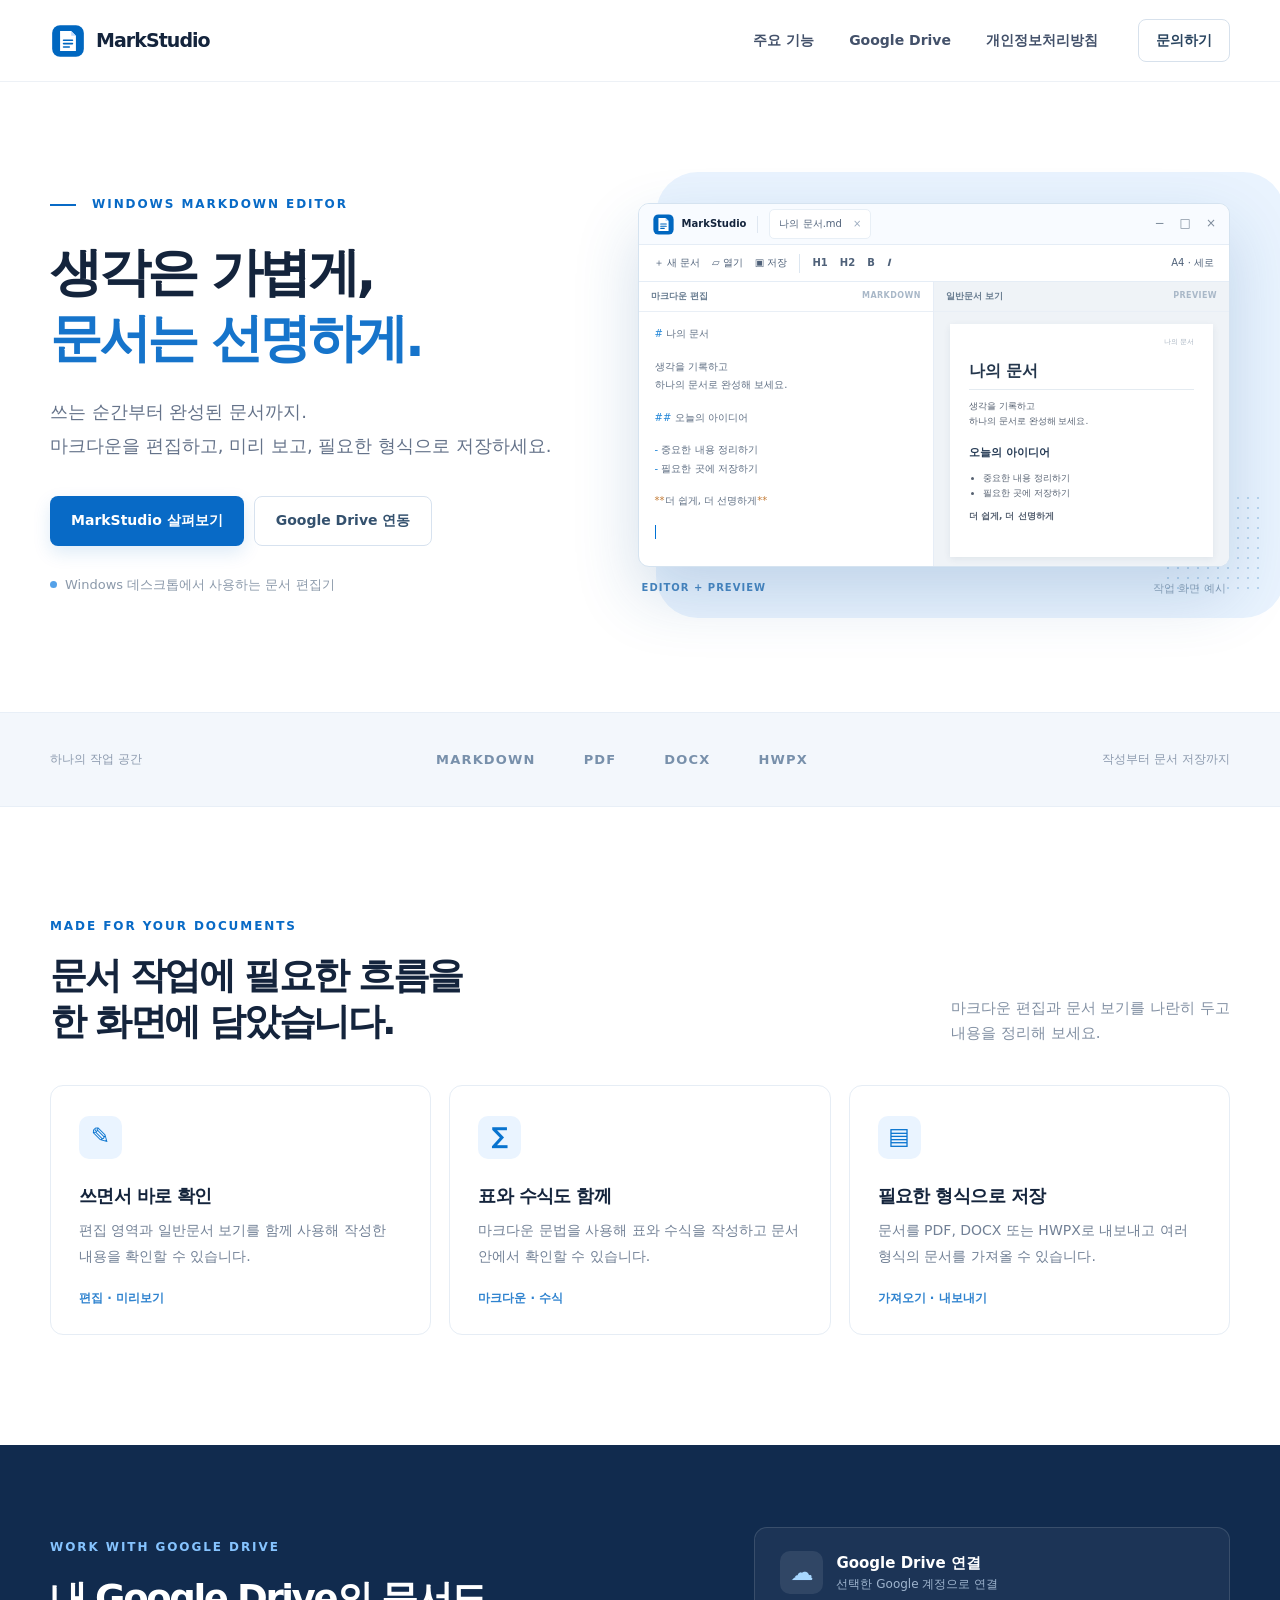
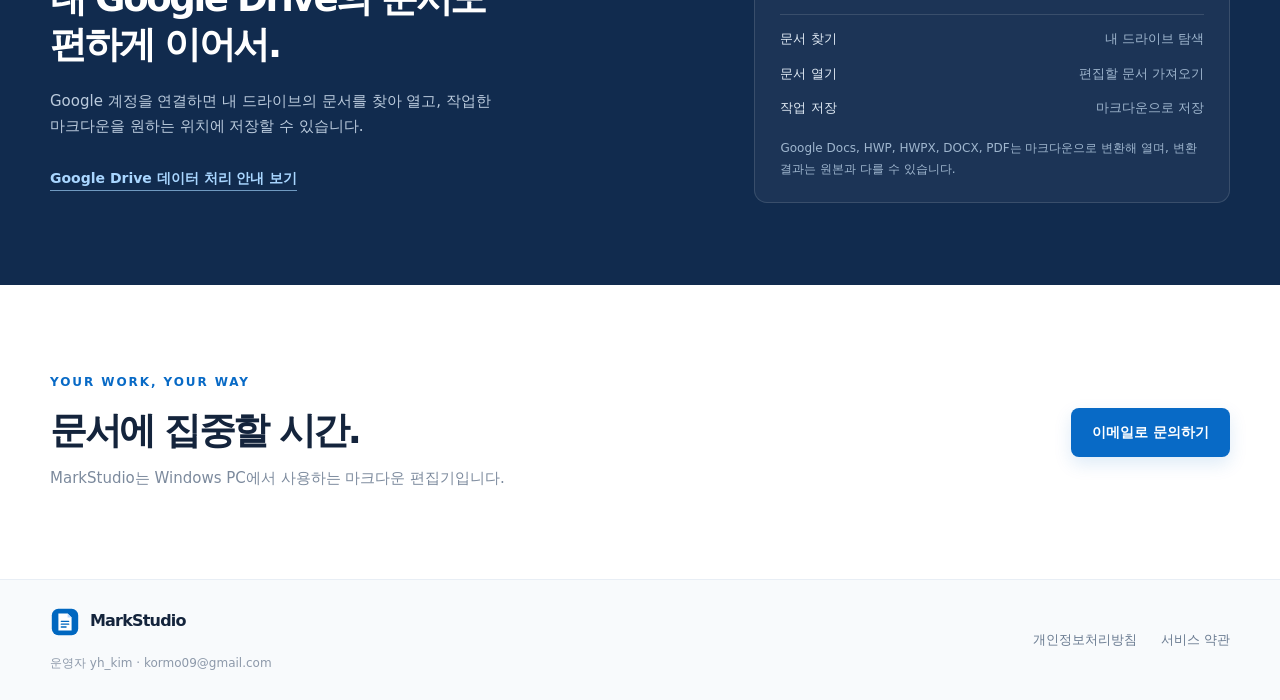
<file: index.html>
<!doctype html>
<html lang="ko">
<head>
  <meta charset="utf-8">
  <meta name="viewport" content="width=device-width, initial-scale=1">
  <meta name="description" content="MarkStudio는 마크다운 작성과 문서 미리보기, Google Drive 문서 작업을 지원하는 Windows 데스크톱 앱입니다.">
  <title>MarkStudio | 문서 작업을 한곳에서</title>
  <link rel="icon" href="assets/markstudio-logo.svg" type="image/svg+xml">
  <link rel="stylesheet" href="style.css">
</head>
<body>
  <header class="site-header">
    <div class="container header-inner">
      <a class="brand" href="./" aria-label="MarkStudio 홈"><img src="assets/markstudio-logo.svg" alt="" width="36" height="36"><span>MarkStudio</span></a>
      <nav aria-label="주 메뉴"><a href="#features">주요 기능</a><a href="#drive">Google Drive</a><a href="privacy.html">개인정보처리방침</a></nav>
      <a class="header-contact" href="mailto:kormo09@gmail.com">문의하기</a>
    </div>
  </header>
  <main>
    <section class="hero container">
      <div class="hero-copy">
        <p class="eyebrow"><span class="eyebrow-line"></span> WINDOWS MARKDOWN EDITOR</p>
        <h1>생각은 가볍게,<br><span>문서는 선명하게.</span></h1>
        <p class="hero-description">쓰는 순간부터 완성된 문서까지.<br>마크다운을 편집하고, 미리 보고, 필요한 형식으로 저장하세요.</p>
        <div class="hero-actions"><a class="button primary" href="#features">MarkStudio 살펴보기</a><a class="button secondary" href="#drive">Google Drive 연동</a></div>
        <p class="hero-note"><span class="note-dot"></span> Windows 데스크톱에서 사용하는 문서 편집기</p>
      </div>
      <div class="hero-visual" aria-label="MarkStudio 편집 화면 예시">
        <div class="visual-backdrop"></div>
        <div class="editor-window">
          <div class="editor-top"><div class="editor-app"><img src="assets/markstudio-logo.svg" width="23" height="23" alt=""><strong>MarkStudio</strong><span class="editor-divider"></span><span class="editor-tab">나의 문서.md <span>×</span></span></div><div class="window-controls"><span>−</span><span>□</span><span>×</span></div></div>
          <div class="editor-toolbar"><span>＋ 새 문서</span><span>▱ 열기</span><span>▣ 저장</span><i></i><b>H1</b><b>H2</b><b>B</b><b><em>I</em></b><span class="toolbar-end">A4 · 세로</span></div>
          <div class="editor-body"><div class="editor-code"><div class="pane-title">마크다운 편집 <span>MARKDOWN</span></div><div class="code-content"><p><span class="code-blue">#</span> 나의 문서</p><p>생각을 기록하고<br>하나의 문서로 완성해 보세요.</p><p><span class="code-blue">##</span> 오늘의 아이디어</p><p><span class="code-blue">-</span> 중요한 내용 정리하기<br><span class="code-blue">-</span> 필요한 곳에 저장하기</p><p><span class="code-accent">**</span>더 쉽게, 더 선명하게<span class="code-accent">**</span></p><span class="cursor"></span></div></div><div class="editor-preview"><div class="pane-title">일반문서 보기 <span>PREVIEW</span></div><div class="paper"><p class="paper-label">나의 문서</p><h2>나의 문서</h2><div class="paper-rule"></div><p>생각을 기록하고<br>하나의 문서로 완성해 보세요.</p><h3>오늘의 아이디어</h3><ul><li>중요한 내용 정리하기</li><li>필요한 곳에 저장하기</li></ul><p><strong>더 쉽게, 더 선명하게</strong></p></div></div></div>
        </div>
        <div class="visual-caption">EDITOR + PREVIEW <span>작업 화면 예시</span></div>
      </div>
    </section>
    <section class="format-strip"><div class="container format-inner"><span>하나의 작업 공간</span><div><b>MARKDOWN</b><b>PDF</b><b>DOCX</b><b>HWPX</b></div><span>작성부터 문서 저장까지</span></div></section>
    <section class="features section container" id="features">
      <div class="section-heading"><div><p class="eyebrow">MADE FOR YOUR DOCUMENTS</p><h2>문서 작업에 필요한 흐름을<br>한 화면에 담았습니다.</h2></div><p>마크다운 편집과 문서 보기를 나란히 두고<br>내용을 정리해 보세요.</p></div>
      <div class="feature-grid">
        <article class="feature-card"><div class="feature-icon">✎</div><h3>쓰면서 바로 확인</h3><p>편집 영역과 일반문서 보기를 함께 사용해 작성한 내용을 확인할 수 있습니다.</p><span>편집 · 미리보기</span></article>
        <article class="feature-card"><div class="feature-icon">∑</div><h3>표와 수식도 함께</h3><p>마크다운 문법을 사용해 표와 수식을 작성하고 문서 안에서 확인할 수 있습니다.</p><span>마크다운 · 수식</span></article>
        <article class="feature-card"><div class="feature-icon">▤</div><h3>필요한 형식으로 저장</h3><p>문서를 PDF, DOCX 또는 HWPX로 내보내고 여러 형식의 문서를 가져올 수 있습니다.</p><span>가져오기 · 내보내기</span></article>
      </div>
    </section>
    <section class="drive-section" id="drive"><div class="container drive-inner"><div><p class="eyebrow light">WORK WITH GOOGLE DRIVE</p><h2>내 Google Drive의 문서도<br>편하게 이어서.</h2><p>Google 계정을 연결하면 내 드라이브의 문서를 찾아 열고, 작업한 마크다운을 원하는 위치에 저장할 수 있습니다.</p><a href="privacy.html#google-drive" class="drive-link">Google Drive 데이터 처리 안내 보기</a></div><div class="drive-panel"><div class="drive-panel-head"><span class="drive-panel-icon">☁</span><div><strong>Google Drive 연결</strong><small>선택한 Google 계정으로 연결</small></div></div><div class="drive-line"><span>문서 찾기</span><span>내 드라이브 탐색</span></div><div class="drive-line"><span>문서 열기</span><span>편집할 문서 가져오기</span></div><div class="drive-line"><span>작업 저장</span><span>마크다운으로 저장</span></div><p>Google Docs, HWP, HWPX, DOCX, PDF는 마크다운으로 변환해 열며, 변환 결과는 원본과 다를 수 있습니다.</p></div></div></section>
    <section class="closing container"><div><p class="eyebrow">YOUR WORK, YOUR WAY</p><h2>문서에 집중할 시간.</h2><p>MarkStudio는 Windows PC에서 사용하는 마크다운 편집기입니다.</p></div><a href="mailto:kormo09@gmail.com" class="button primary">이메일로 문의하기</a></section>
  </main>
  <footer><div class="container footer-inner"><div><a class="brand footer-brand" href="./"><img src="assets/markstudio-logo.svg" alt="" width="30" height="30"><span>MarkStudio</span></a><p>운영자 yh_kim · <a href="mailto:kormo09@gmail.com">kormo09@gmail.com</a></p></div><nav aria-label="정책"><a href="privacy.html">개인정보처리방침</a><a href="terms.html">서비스 약관</a></nav></div></footer>
</body>
</html>
</file>
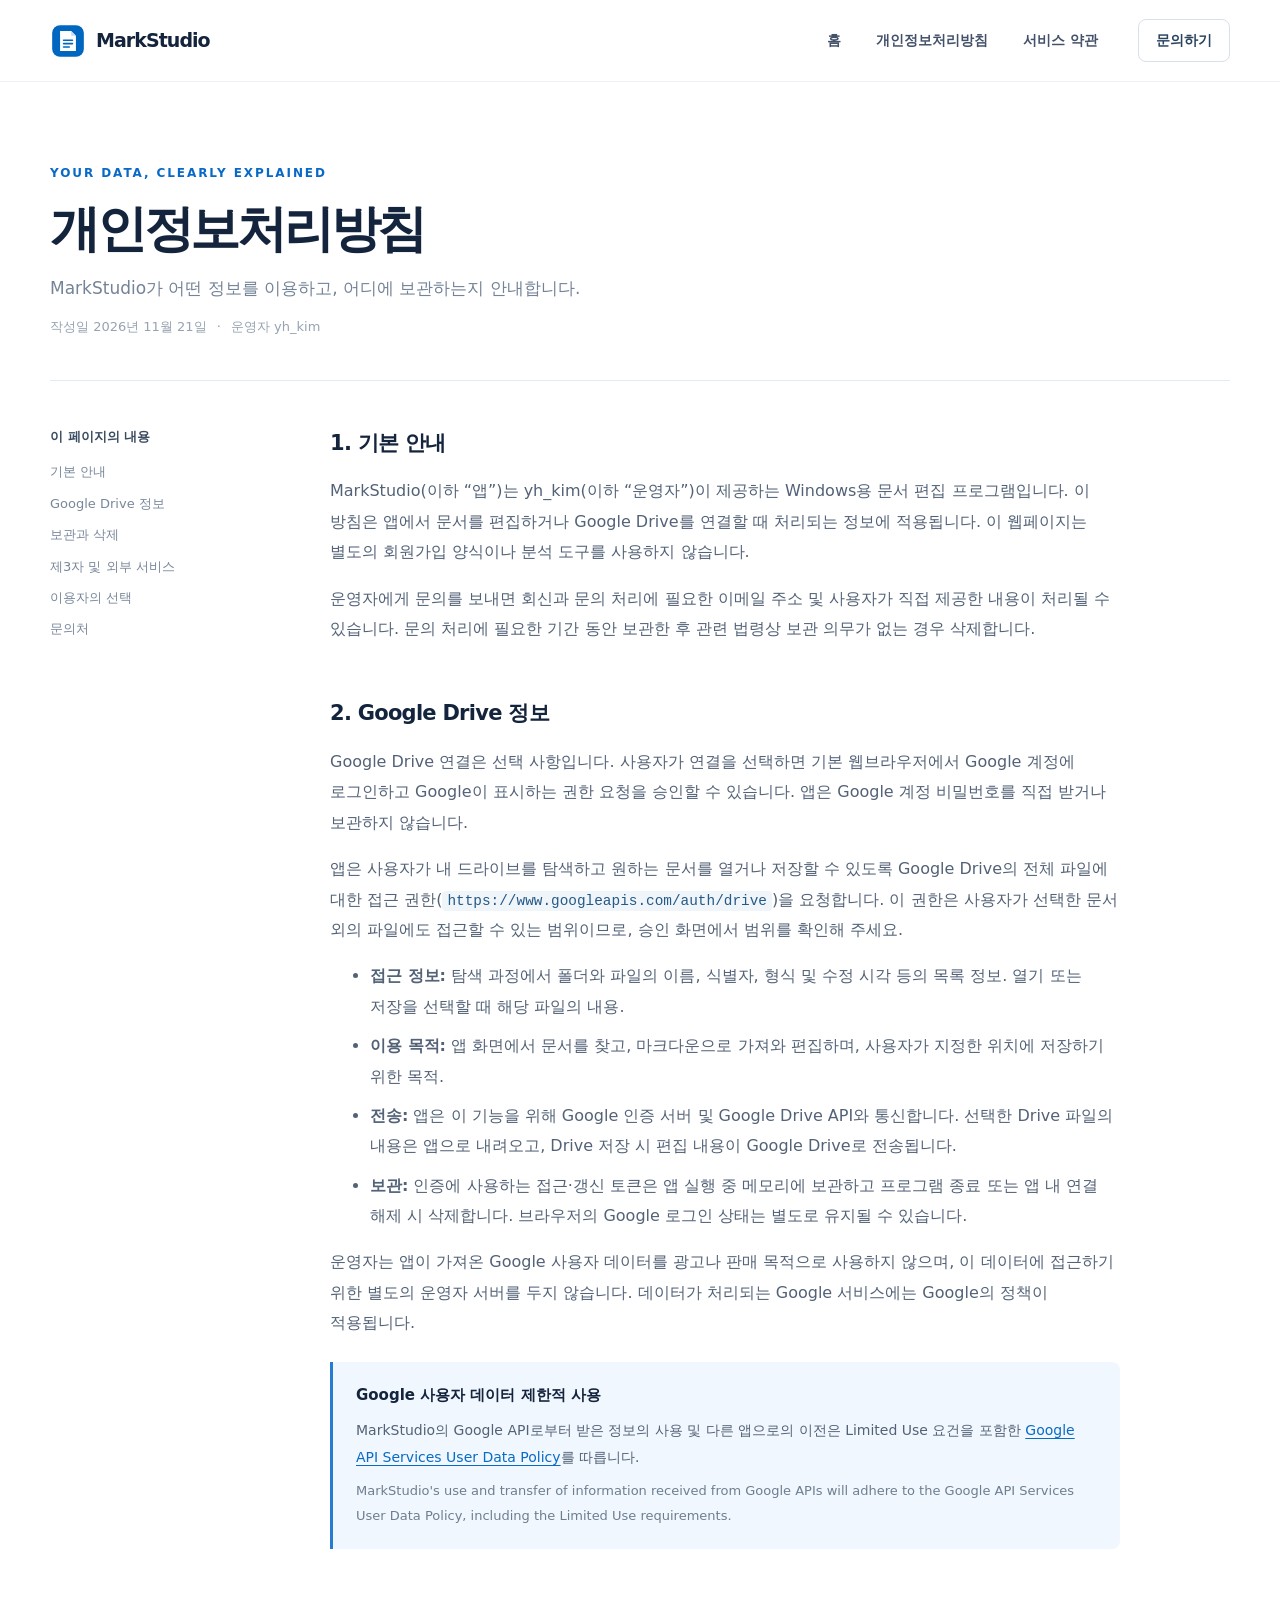
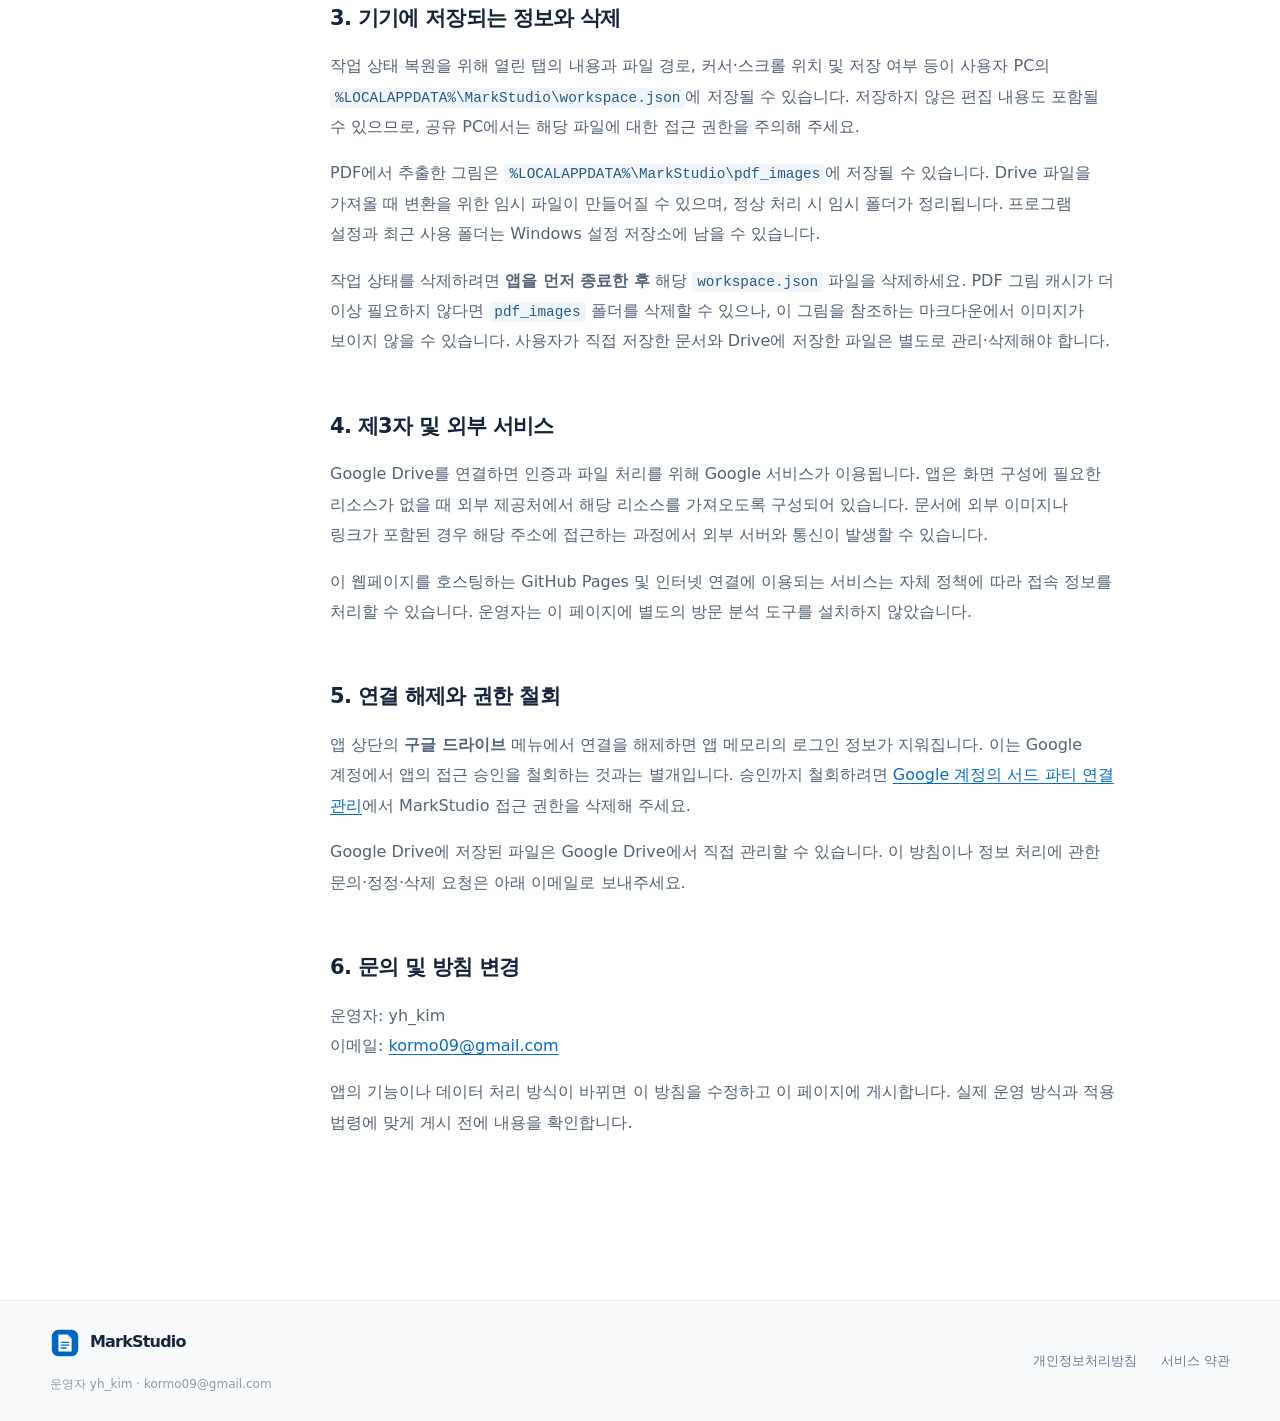
<file: privacy.html>
<!doctype html>
<html lang="ko">
<head>
  <meta charset="utf-8"><meta name="viewport" content="width=device-width, initial-scale=1">
  <meta name="description" content="MarkStudio의 개인정보 및 Google Drive 데이터 처리 방식 안내">
  <title>개인정보처리방침 | MarkStudio</title>
  <link rel="icon" href="assets/markstudio-logo.svg" type="image/svg+xml"><link rel="stylesheet" href="style.css">
</head>
<body class="legal-page">
<header class="site-header"><div class="container header-inner"><a class="brand" href="./"><img src="assets/markstudio-logo.svg" alt="" width="36" height="36"><span>MarkStudio</span></a><nav aria-label="주 메뉴"><a href="./">홈</a><a href="privacy.html" aria-current="page">개인정보처리방침</a><a href="terms.html">서비스 약관</a></nav><a class="header-contact" href="mailto:kormo09@gmail.com">문의하기</a></div></header>
<main class="legal-container container">
  <div class="legal-heading"><p class="eyebrow">YOUR DATA, CLEARLY EXPLAINED</p><h1>개인정보처리방침</h1><p>MarkStudio가 어떤 정보를 이용하고, 어디에 보관하는지 안내합니다.</p><div class="legal-meta">작성일 2026년 11월 21일 <span>·</span> 운영자 yh_kim</div></div>
  <div class="legal-layout"><aside class="legal-toc" aria-label="목차"><span>이 페이지의 내용</span><a href="#summary">기본 안내</a><a href="#google-drive">Google Drive 정보</a><a href="#storage">보관과 삭제</a><a href="#sharing">제3자 및 외부 서비스</a><a href="#rights">이용자의 선택</a><a href="#contact">문의처</a></aside>
  <article class="legal-content">
    <section id="summary"><h2>1. 기본 안내</h2><p>MarkStudio(이하 “앱”)는 yh_kim(이하 “운영자”)이 제공하는 Windows용 문서 편집 프로그램입니다. 이 방침은 앱에서 문서를 편집하거나 Google Drive를 연결할 때 처리되는 정보에 적용됩니다. 이 웹페이지는 별도의 회원가입 양식이나 분석 도구를 사용하지 않습니다.</p><p>운영자에게 문의를 보내면 회신과 문의 처리에 필요한 이메일 주소 및 사용자가 직접 제공한 내용이 처리될 수 있습니다. 문의 처리에 필요한 기간 동안 보관한 후 관련 법령상 보관 의무가 없는 경우 삭제합니다.</p></section>
    <section id="google-drive"><h2>2. Google Drive 정보</h2><p>Google Drive 연결은 선택 사항입니다. 사용자가 연결을 선택하면 기본 웹브라우저에서 Google 계정에 로그인하고 Google이 표시하는 권한 요청을 승인할 수 있습니다. 앱은 Google 계정 비밀번호를 직접 받거나 보관하지 않습니다.</p><p>앱은 사용자가 내 드라이브를 탐색하고 원하는 문서를 열거나 저장할 수 있도록 Google Drive의 전체 파일에 대한 접근 권한(<code>https://www.googleapis.com/auth/drive</code>)을 요청합니다. 이 권한은 사용자가 선택한 문서 외의 파일에도 접근할 수 있는 범위이므로, 승인 화면에서 범위를 확인해 주세요.</p><ul><li><strong>접근 정보:</strong> 탐색 과정에서 폴더와 파일의 이름, 식별자, 형식 및 수정 시각 등의 목록 정보. 열기 또는 저장을 선택할 때 해당 파일의 내용.</li><li><strong>이용 목적:</strong> 앱 화면에서 문서를 찾고, 마크다운으로 가져와 편집하며, 사용자가 지정한 위치에 저장하기 위한 목적.</li><li><strong>전송:</strong> 앱은 이 기능을 위해 Google 인증 서버 및 Google Drive API와 통신합니다. 선택한 Drive 파일의 내용은 앱으로 내려오고, Drive 저장 시 편집 내용이 Google Drive로 전송됩니다.</li><li><strong>보관:</strong> 인증에 사용하는 접근·갱신 토큰은 앱 실행 중 메모리에 보관하고 프로그램 종료 또는 앱 내 연결 해제 시 삭제합니다. 브라우저의 Google 로그인 상태는 별도로 유지될 수 있습니다.</li></ul><p>운영자는 앱이 가져온 Google 사용자 데이터를 광고나 판매 목적으로 사용하지 않으며, 이 데이터에 접근하기 위한 별도의 운영자 서버를 두지 않습니다. 데이터가 처리되는 Google 서비스에는 Google의 정책이 적용됩니다.</p><div class="notice"><strong>Google 사용자 데이터 제한적 사용</strong><p>MarkStudio의 Google API로부터 받은 정보의 사용 및 다른 앱으로의 이전은 Limited Use 요건을 포함한 <a href="https://developers.google.com/terms/api-services-user-data-policy">Google API Services User Data Policy</a>를 따릅니다.</p><p lang="en">MarkStudio's use and transfer of information received from Google APIs will adhere to the Google API Services User Data Policy, including the Limited Use requirements.</p></div></section>
    <section id="storage"><h2>3. 기기에 저장되는 정보와 삭제</h2><p>작업 상태 복원을 위해 열린 탭의 내용과 파일 경로, 커서·스크롤 위치 및 저장 여부 등이 사용자 PC의 <code>%LOCALAPPDATA%\MarkStudio\workspace.json</code>에 저장될 수 있습니다. 저장하지 않은 편집 내용도 포함될 수 있으므로, 공유 PC에서는 해당 파일에 대한 접근 권한을 주의해 주세요.</p><p>PDF에서 추출한 그림은 <code>%LOCALAPPDATA%\MarkStudio\pdf_images</code>에 저장될 수 있습니다. Drive 파일을 가져올 때 변환을 위한 임시 파일이 만들어질 수 있으며, 정상 처리 시 임시 폴더가 정리됩니다. 프로그램 설정과 최근 사용 폴더는 Windows 설정 저장소에 남을 수 있습니다.</p><p>작업 상태를 삭제하려면 <strong>앱을 먼저 종료한 후</strong> 해당 <code>workspace.json</code> 파일을 삭제하세요. PDF 그림 캐시가 더 이상 필요하지 않다면 <code>pdf_images</code> 폴더를 삭제할 수 있으나, 이 그림을 참조하는 마크다운에서 이미지가 보이지 않을 수 있습니다. 사용자가 직접 저장한 문서와 Drive에 저장한 파일은 별도로 관리·삭제해야 합니다.</p></section>
    <section id="sharing"><h2>4. 제3자 및 외부 서비스</h2><p>Google Drive를 연결하면 인증과 파일 처리를 위해 Google 서비스가 이용됩니다. 앱은 화면 구성에 필요한 리소스가 없을 때 외부 제공처에서 해당 리소스를 가져오도록 구성되어 있습니다. 문서에 외부 이미지나 링크가 포함된 경우 해당 주소에 접근하는 과정에서 외부 서버와 통신이 발생할 수 있습니다.</p><p>이 웹페이지를 호스팅하는 GitHub Pages 및 인터넷 연결에 이용되는 서비스는 자체 정책에 따라 접속 정보를 처리할 수 있습니다. 운영자는 이 페이지에 별도의 방문 분석 도구를 설치하지 않았습니다.</p></section>
    <section id="rights"><h2>5. 연결 해제와 권한 철회</h2><p>앱 상단의 <strong>구글 드라이브</strong> 메뉴에서 연결을 해제하면 앱 메모리의 로그인 정보가 지워집니다. 이는 Google 계정에서 앱의 접근 승인을 철회하는 것과는 별개입니다. 승인까지 철회하려면 <a href="https://myaccount.google.com/connections">Google 계정의 서드 파티 연결 관리</a>에서 MarkStudio 접근 권한을 삭제해 주세요.</p><p>Google Drive에 저장된 파일은 Google Drive에서 직접 관리할 수 있습니다. 이 방침이나 정보 처리에 관한 문의·정정·삭제 요청은 아래 이메일로 보내주세요.</p></section>
    <section id="contact"><h2>6. 문의 및 방침 변경</h2><p>운영자: yh_kim<br>이메일: <a href="mailto:kormo09@gmail.com">kormo09@gmail.com</a></p><p>앱의 기능이나 데이터 처리 방식이 바뀌면 이 방침을 수정하고 이 페이지에 게시합니다. 실제 운영 방식과 적용 법령에 맞게 게시 전에 내용을 확인합니다.</p></section>
  </article></div>
</main><footer><div class="container footer-inner"><div><a class="brand footer-brand" href="./"><img src="assets/markstudio-logo.svg" alt="" width="30" height="30"><span>MarkStudio</span></a><p>운영자 yh_kim · <a href="mailto:kormo09@gmail.com">kormo09@gmail.com</a></p></div><nav aria-label="정책"><a href="privacy.html">개인정보처리방침</a><a href="terms.html">서비스 약관</a></nav></div></footer>
</body></html>
</file>
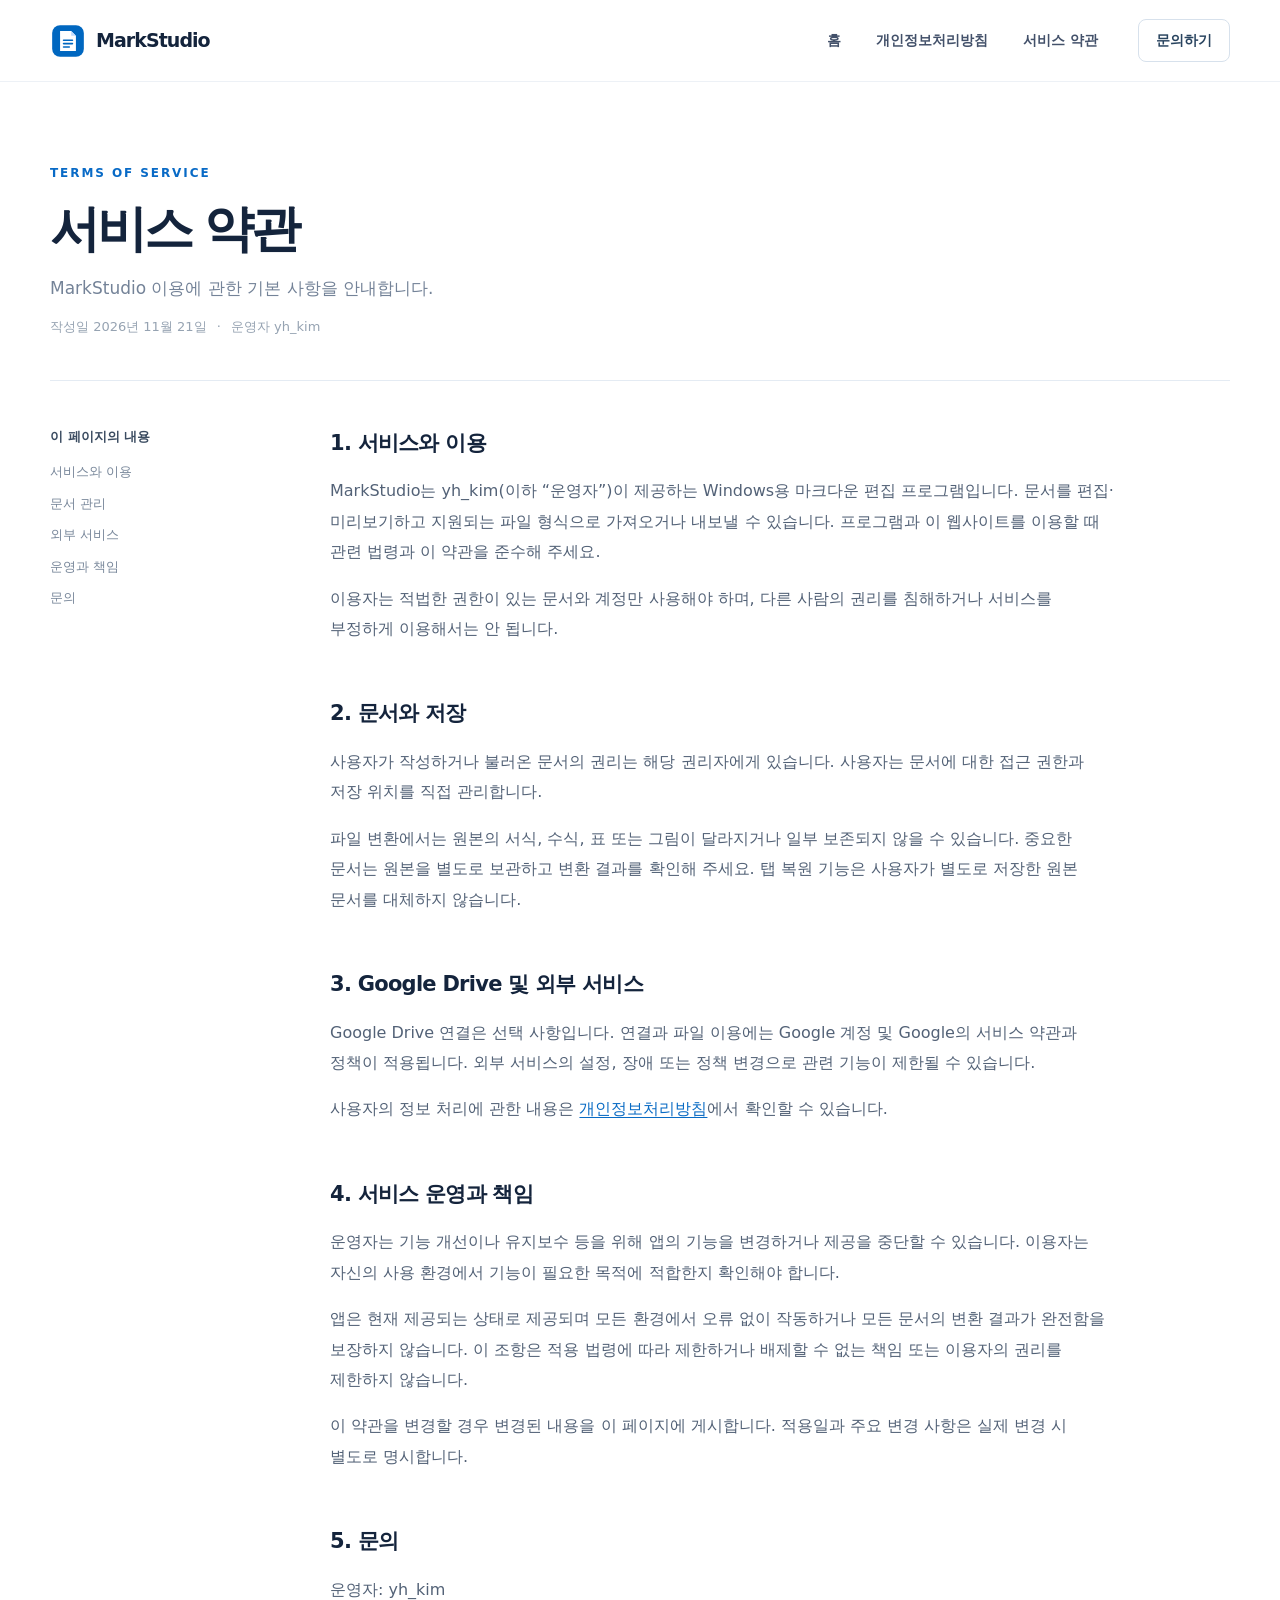
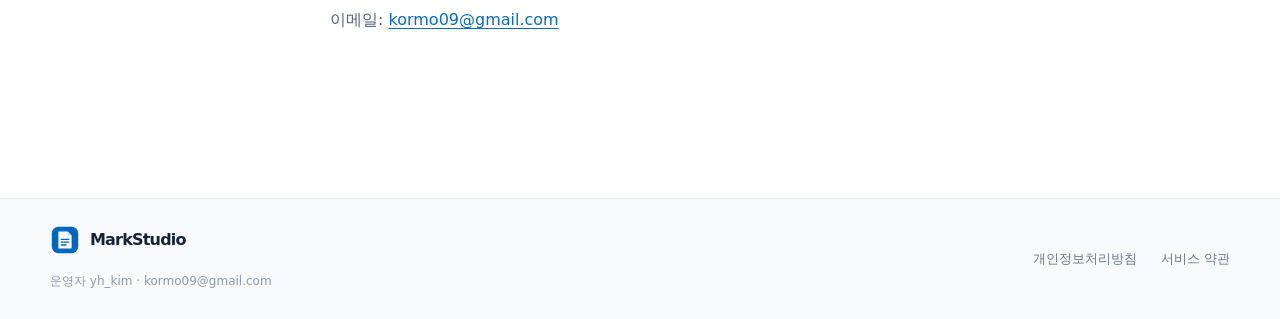
<file: terms.html>
<!doctype html>
<html lang="ko"><head><meta charset="utf-8"><meta name="viewport" content="width=device-width, initial-scale=1"><meta name="description" content="MarkStudio 서비스 약관"><title>서비스 약관 | MarkStudio</title><link rel="icon" href="assets/markstudio-logo.svg" type="image/svg+xml"><link rel="stylesheet" href="style.css"></head>
<body class="legal-page"><header class="site-header"><div class="container header-inner"><a class="brand" href="./"><img src="assets/markstudio-logo.svg" alt="" width="36" height="36"><span>MarkStudio</span></a><nav aria-label="주 메뉴"><a href="./">홈</a><a href="privacy.html">개인정보처리방침</a><a href="terms.html" aria-current="page">서비스 약관</a></nav><a class="header-contact" href="mailto:kormo09@gmail.com">문의하기</a></div></header>
<main class="legal-container container"><div class="legal-heading"><p class="eyebrow">TERMS OF SERVICE</p><h1>서비스 약관</h1><p>MarkStudio 이용에 관한 기본 사항을 안내합니다.</p><div class="legal-meta">작성일 2026년 11월 21일 <span>·</span> 운영자 yh_kim</div></div><div class="legal-layout"><aside class="legal-toc" aria-label="목차"><span>이 페이지의 내용</span><a href="#service">서비스와 이용</a><a href="#documents">문서 관리</a><a href="#external">외부 서비스</a><a href="#responsibility">운영과 책임</a><a href="#contact">문의</a></aside><article class="legal-content">
<section id="service"><h2>1. 서비스와 이용</h2><p>MarkStudio는 yh_kim(이하 “운영자”)이 제공하는 Windows용 마크다운 편집 프로그램입니다. 문서를 편집·미리보기하고 지원되는 파일 형식으로 가져오거나 내보낼 수 있습니다. 프로그램과 이 웹사이트를 이용할 때 관련 법령과 이 약관을 준수해 주세요.</p><p>이용자는 적법한 권한이 있는 문서와 계정만 사용해야 하며, 다른 사람의 권리를 침해하거나 서비스를 부정하게 이용해서는 안 됩니다.</p></section>
<section id="documents"><h2>2. 문서와 저장</h2><p>사용자가 작성하거나 불러온 문서의 권리는 해당 권리자에게 있습니다. 사용자는 문서에 대한 접근 권한과 저장 위치를 직접 관리합니다.</p><p>파일 변환에서는 원본의 서식, 수식, 표 또는 그림이 달라지거나 일부 보존되지 않을 수 있습니다. 중요한 문서는 원본을 별도로 보관하고 변환 결과를 확인해 주세요. 탭 복원 기능은 사용자가 별도로 저장한 원본 문서를 대체하지 않습니다.</p></section>
<section id="external"><h2>3. Google Drive 및 외부 서비스</h2><p>Google Drive 연결은 선택 사항입니다. 연결과 파일 이용에는 Google 계정 및 Google의 서비스 약관과 정책이 적용됩니다. 외부 서비스의 설정, 장애 또는 정책 변경으로 관련 기능이 제한될 수 있습니다.</p><p>사용자의 정보 처리에 관한 내용은 <a href="privacy.html">개인정보처리방침</a>에서 확인할 수 있습니다.</p></section>
<section id="responsibility"><h2>4. 서비스 운영과 책임</h2><p>운영자는 기능 개선이나 유지보수 등을 위해 앱의 기능을 변경하거나 제공을 중단할 수 있습니다. 이용자는 자신의 사용 환경에서 기능이 필요한 목적에 적합한지 확인해야 합니다.</p><p>앱은 현재 제공되는 상태로 제공되며 모든 환경에서 오류 없이 작동하거나 모든 문서의 변환 결과가 완전함을 보장하지 않습니다. 이 조항은 적용 법령에 따라 제한하거나 배제할 수 없는 책임 또는 이용자의 권리를 제한하지 않습니다.</p><p>이 약관을 변경할 경우 변경된 내용을 이 페이지에 게시합니다. 적용일과 주요 변경 사항은 실제 변경 시 별도로 명시합니다.</p></section>
<section id="contact"><h2>5. 문의</h2><p>운영자: yh_kim<br>이메일: <a href="mailto:kormo09@gmail.com">kormo09@gmail.com</a></p></section>
</article></div></main><footer><div class="container footer-inner"><div><a class="brand footer-brand" href="./"><img src="assets/markstudio-logo.svg" alt="" width="30" height="30"><span>MarkStudio</span></a><p>운영자 yh_kim · <a href="mailto:kormo09@gmail.com">kormo09@gmail.com</a></p></div><nav aria-label="정책"><a href="privacy.html">개인정보처리방침</a><a href="terms.html">서비스 약관</a></nav></div></footer></body></html>
</file>
<file: style.css>
:root{color-scheme:light;--ink:#14243c;--muted:#637189;--blue:#086ac6;--line:#e1e9f1;--surface:#f5f8fc;--navy:#112b4e}*{box-sizing:border-box}html{scroll-behavior:smooth}body{margin:0;font-family:Inter,"Segoe UI","Malgun Gothic",system-ui,sans-serif;font-size:16px;line-height:1.65;color:var(--ink);background:#fff;word-break:keep-all}a{color:inherit;text-decoration:none}a:focus-visible{outline:3px solid #78b8fb;outline-offset:4px}img{display:block}.container{width:min(1180px,calc(100% - 64px));margin-inline:auto}.site-header{height:82px;border-bottom:1px solid #edf1f6;background:rgba(255,255,255,.95)}.header-inner{height:100%;display:flex;align-items:center;gap:40px}.brand{display:inline-flex;align-items:center;gap:10px;font-size:19px;font-weight:750;letter-spacing:-.05em;white-space:nowrap}.header-inner nav{margin-left:auto;display:flex;align-items:center;gap:35px;color:#43516a;font-size:14px;font-weight:650}.header-inner nav a:hover,.footer-inner a:hover{color:var(--blue)}.header-contact{border:1px solid #d7e1ec;border-radius:8px;padding:9px 17px;font-size:14px;font-weight:700;color:#29445f}.hero{min-height:612px;padding-block:90px 94px;display:grid;grid-template-columns:.91fr 1.09fr;gap:38px;align-items:center}.eyebrow{margin:0 0 24px;color:var(--blue);font-size:12px;font-weight:800;letter-spacing:.16em}.eyebrow-line{display:inline-block;vertical-align:middle;width:26px;height:2px;background:var(--blue);margin-right:10px}.hero h1,.section-heading h2,.drive-inner h2,.closing h2,.legal-heading h1{margin:0;line-height:1.25;letter-spacing:-.065em}.hero h1{font-size:clamp(38px,4.1vw,57px);font-weight:800}.hero h1 span{color:#1674cb}.hero-description{color:#65738a;font-size:18px;line-height:1.9;margin:25px 0 33px}.hero-actions{display:flex;gap:10px;flex-wrap:wrap}.button{min-height:49px;padding:12px 21px;display:inline-flex;align-items:center;justify-content:center;border-radius:8px;font-size:14px;font-weight:750}.button.primary{color:white;background:#086ac6;box-shadow:0 7px 18px #086ac622}.button.primary:hover{background:#0059aa}.button.secondary{border:1px solid #d7e2ef;color:#34516e;background:#fff}.hero-note{display:flex;align-items:center;gap:8px;color:#8b99aa;font-size:13px;margin:28px 0 0}.note-dot{height:7px;width:7px;background:#54a1e8;border-radius:50%}.hero-visual{position:relative;padding:31px 0 20px 30px}.visual-backdrop{position:absolute;inset:0 -55px 0 48px;border-radius:42px;background:#e9f3fe}.visual-backdrop:after{content:"";position:absolute;right:22px;bottom:25px;width:100px;height:100px;background-image:radial-gradient(#b7d4ee 1px,transparent 1px);background-size:10px 10px}.editor-window{position:relative;z-index:1;background:#fff;border:1px solid #d5e3f0;border-radius:11px;box-shadow:0 28px 65px #1d5b9633;overflow:hidden}.editor-top{height:41px;display:flex;align-items:center;justify-content:space-between;padding:0 13px;background:#f8fbff;border-bottom:1px solid #e5edf6}.editor-app{display:flex;align-items:center;gap:7px;font-size:10px}.editor-app strong{font-weight:750}.editor-divider{height:17px;width:1px;background:#dfe7f1;margin:0 4px}.editor-tab{padding:6px 9px;background:white;border:1px solid #e8eff6;border-radius:5px;color:#50627a}.editor-tab span{color:#9aaabe;margin-left:8px}.window-controls{display:flex;gap:15px;color:#7d8b9b;font-size:12px}.editor-toolbar{height:37px;display:flex;align-items:center;gap:12px;border-bottom:1px solid #e5edf6;padding:0 15px;color:#4f6179;font-size:10px;white-space:nowrap}.editor-toolbar i{height:19px;border-left:1px solid #dce6f0}.editor-toolbar b{font-size:10px}.toolbar-end{margin-left:auto}.editor-body{display:grid;grid-template-columns:1fr 1fr;min-height:284px}.editor-code{border-right:1px solid #e6edf6}.pane-title{height:30px;padding:7px 12px;border-bottom:1px solid #e9eff6;color:#687c90;font-size:9px;font-weight:700}.pane-title span{float:right;color:#a9b8c8;font-size:8px;letter-spacing:.05em}.code-content{padding:13px 16px;color:#5d6d82;font-size:10px;line-height:1.85}.code-content p{margin:0 0 14px}.code-blue{color:#2387d8}.code-accent{color:#c47d39}.cursor{display:inline-block;width:1px;height:14px;background:#0072d5}.editor-preview{background:#eff3f7}.paper{min-height:233px;margin:12px 16px 0;padding:13px 19px;background:white;box-shadow:0 2px 7px #17365713;color:#566171;font-size:9px;line-height:1.65}.paper-label{margin:0;text-align:right;font-size:7px;color:#a8b4c1}.paper h2{font-size:16px;color:#24364c;margin:9px 0 5px}.paper-rule{border-top:1px solid #e4ebf1}.paper h3{font-size:11px;color:#263b55;margin:15px 0 4px}.paper ul{padding-left:14px}.visual-caption{position:relative;z-index:1;display:flex;justify-content:space-between;padding:13px 4px 0;color:#4381bb;font-size:10px;letter-spacing:.1em;font-weight:800}.visual-caption span{font-size:11px;letter-spacing:0;color:#829bb4;font-weight:500}.format-strip{background:#f3f7fc;border-block:1px solid #e8eff7}.format-inner{min-height:93px;display:flex;align-items:center;justify-content:space-between;gap:25px;color:#8c9aae;font-size:12px}.format-inner>div{display:flex;gap:48px;color:#7890ab;font-size:13px;letter-spacing:.09em}.section{padding-block:110px}.section-heading{display:flex;justify-content:space-between;align-items:end;gap:30px;margin-bottom:39px}.section-heading .eyebrow{margin-bottom:16px}.section-heading h2,.drive-inner h2,.closing h2{font-size:clamp(28px,2.9vw,38px);font-weight:780}.section-heading>p{margin:0;color:#8290a3;font-size:15px}.feature-grid{display:grid;grid-template-columns:repeat(3,1fr);gap:18px}.feature-card{padding:30px 28px 25px;min-height:230px;border:1px solid #e6edf5;border-radius:13px;background:#fff}.feature-icon{height:43px;width:43px;display:grid;place-items:center;border-radius:10px;background:#eaf4ff;color:#0873cf;font-size:23px;font-weight:600}.feature-card h3{font-size:18px;letter-spacing:-.035em;margin:22px 0 8px}.feature-card p{margin:0;color:#728196;font-size:14px;line-height:1.8}.feature-card>span{display:block;margin-top:20px;color:#2f83cf;font-size:12px;font-weight:750}.drive-section{background:#112b4e;color:white;padding-block:82px}.drive-inner{display:grid;grid-template-columns:1fr .8fr;align-items:center;gap:110px}.eyebrow.light{color:#86c4ff;margin-bottom:18px}.drive-inner>div:first-child>p:not(.eyebrow){max-width:465px;color:#bbcbdd;margin:20px 0;font-size:15px}.drive-link{display:inline-block;margin-top:9px;color:#a9d6ff;border-bottom:1px solid #709ac1;font-weight:700;font-size:14px}.drive-panel{background:#ffffff0c;border:1px solid #ffffff20;border-radius:13px;padding:23px 25px}.drive-panel-head{display:flex;align-items:center;gap:13px;padding-bottom:19px;border-bottom:1px solid #ffffff20}.drive-panel-icon{width:43px;height:43px;display:grid;place-items:center;background:#ffffff17;color:#a7d7ff;border-radius:10px;font-size:23px}.drive-panel-head strong,.drive-panel-head small{display:block}.drive-panel-head strong{font-size:15px}.drive-panel-head small{color:#9eb4ce;font-size:12px}.drive-line{display:flex;justify-content:space-between;gap:20px;padding-top:13px;font-size:13px;color:#e1ebf5}.drive-line span:last-child{color:#9fb6ce}.drive-panel>p{font-size:12px;line-height:1.7;color:#9fb6ce;margin:20px 0 0}.closing{padding-block:88px;display:flex;align-items:center;justify-content:space-between;gap:30px}.closing .eyebrow{margin-bottom:15px}.closing p:not(.eyebrow){margin:12px 0 0;color:#7c8a9d;font-size:15px}footer{border-top:1px solid #e8eef5;background:#f8fafc}.footer-inner{min-height:120px;padding-block:25px;display:flex;justify-content:space-between;align-items:center;gap:20px}.footer-brand{font-size:16px}.footer-inner p{font-size:12px;color:#8d99aa;margin:9px 0 0}.footer-inner nav{display:flex;gap:24px;font-size:13px;color:#697a90}.legal-page{background:#fff}.legal-container{padding-top:82px;padding-bottom:110px}.legal-heading{padding-bottom:42px;border-bottom:1px solid #e4ebf3}.legal-heading .eyebrow{margin-bottom:14px}.legal-heading h1{font-size:clamp(35px,4vw,50px)}.legal-heading>p:not(.eyebrow){color:#748398;font-size:17px;margin:14px 0}.legal-meta{font-size:13px;color:#96a3b2}.legal-meta span{padding-inline:6px}.legal-layout{display:grid;grid-template-columns:210px minmax(0,1fr);gap:70px;padding-top:45px}.legal-toc{align-self:start;position:sticky;top:30px;display:flex;flex-direction:column;gap:10px;font-size:13px;color:#78879a}.legal-toc span{font-weight:750;color:#3b4c61;margin-bottom:4px}.legal-toc a:hover{color:var(--blue)}.legal-content{max-width:790px}.legal-content section{margin-bottom:52px;scroll-margin-top:25px}.legal-content h2{font-size:21px;letter-spacing:-.035em;margin:0 0 15px}.legal-content p,.legal-content li{color:#536277;font-size:16px;line-height:1.9}.legal-content li{margin-bottom:9px}.legal-content a{color:#096bc4;text-decoration:underline;text-underline-offset:3px}.legal-content code{font-family:Consolas,monospace;font-size:.9em;color:#245a87;background:#f0f5fa;padding:2px 5px;border-radius:4px;overflow-wrap:anywhere}.notice{background:#f1f7fe;border-left:3px solid #277bd0;padding:20px 23px;margin-top:23px;border-radius:0 8px 8px 0}.notice strong{font-size:15px}.notice p{font-size:14px;margin:9px 0 0}.notice p[lang=en]{font-size:13px;color:#6d7e90}
@media(max-width:900px){.container{width:min(100% - 40px,700px)}.header-inner{gap:16px}.header-inner nav{gap:17px}.header-contact{display:none}.hero{grid-template-columns:1fr;gap:45px;padding-block:65px;min-height:0}.hero-visual{padding-left:0}.visual-backdrop{inset:0 -15px 0 20px}.format-inner>span{display:none}.format-inner>div{width:100%;justify-content:space-between;gap:15px}.drive-inner{gap:35px;grid-template-columns:1fr 1fr}.legal-layout{grid-template-columns:1fr;gap:22px}.legal-toc{position:static;display:flex;flex-direction:row;flex-wrap:wrap;gap:9px 18px;padding-bottom:20px;border-bottom:1px solid #e8eef5}.legal-toc span{width:100%}}@media(max-width:600px){.container{width:calc(100% - 36px)}.site-header{height:auto;min-height:72px}.header-inner{min-height:72px;flex-wrap:wrap;padding-block:14px}.header-inner nav{width:100%;margin:0;gap:17px;font-size:12px}.brand{font-size:18px}.hero{padding-block:58px}.hero h1{font-size:38px}.hero-description{font-size:16px}.hero-visual{padding-top:22px}.editor-top{height:36px}.editor-toolbar{gap:8px;font-size:8px;padding-inline:9px}.editor-body{min-height:230px}.paper{margin:8px;padding:10px}.code-content{padding:10px;font-size:9px}.format-inner{min-height:68px}.format-inner>div{font-size:10px}.section{padding-block:75px}.section-heading{display:block}.section-heading>p{margin-top:18px}.feature-grid{grid-template-columns:1fr}.feature-card{min-height:0}.drive-inner{grid-template-columns:1fr;gap:35px}.drive-section{padding-block:70px}.closing{padding-block:65px;align-items:flex-start;flex-direction:column}.footer-inner{align-items:flex-start;flex-direction:column}.legal-container{padding-block:55px 70px}.legal-heading{padding-bottom:28px}.legal-layout{padding-top:27px}.legal-content p,.legal-content li{font-size:16px}.legal-content ul{padding-left:20px}}
</file>
